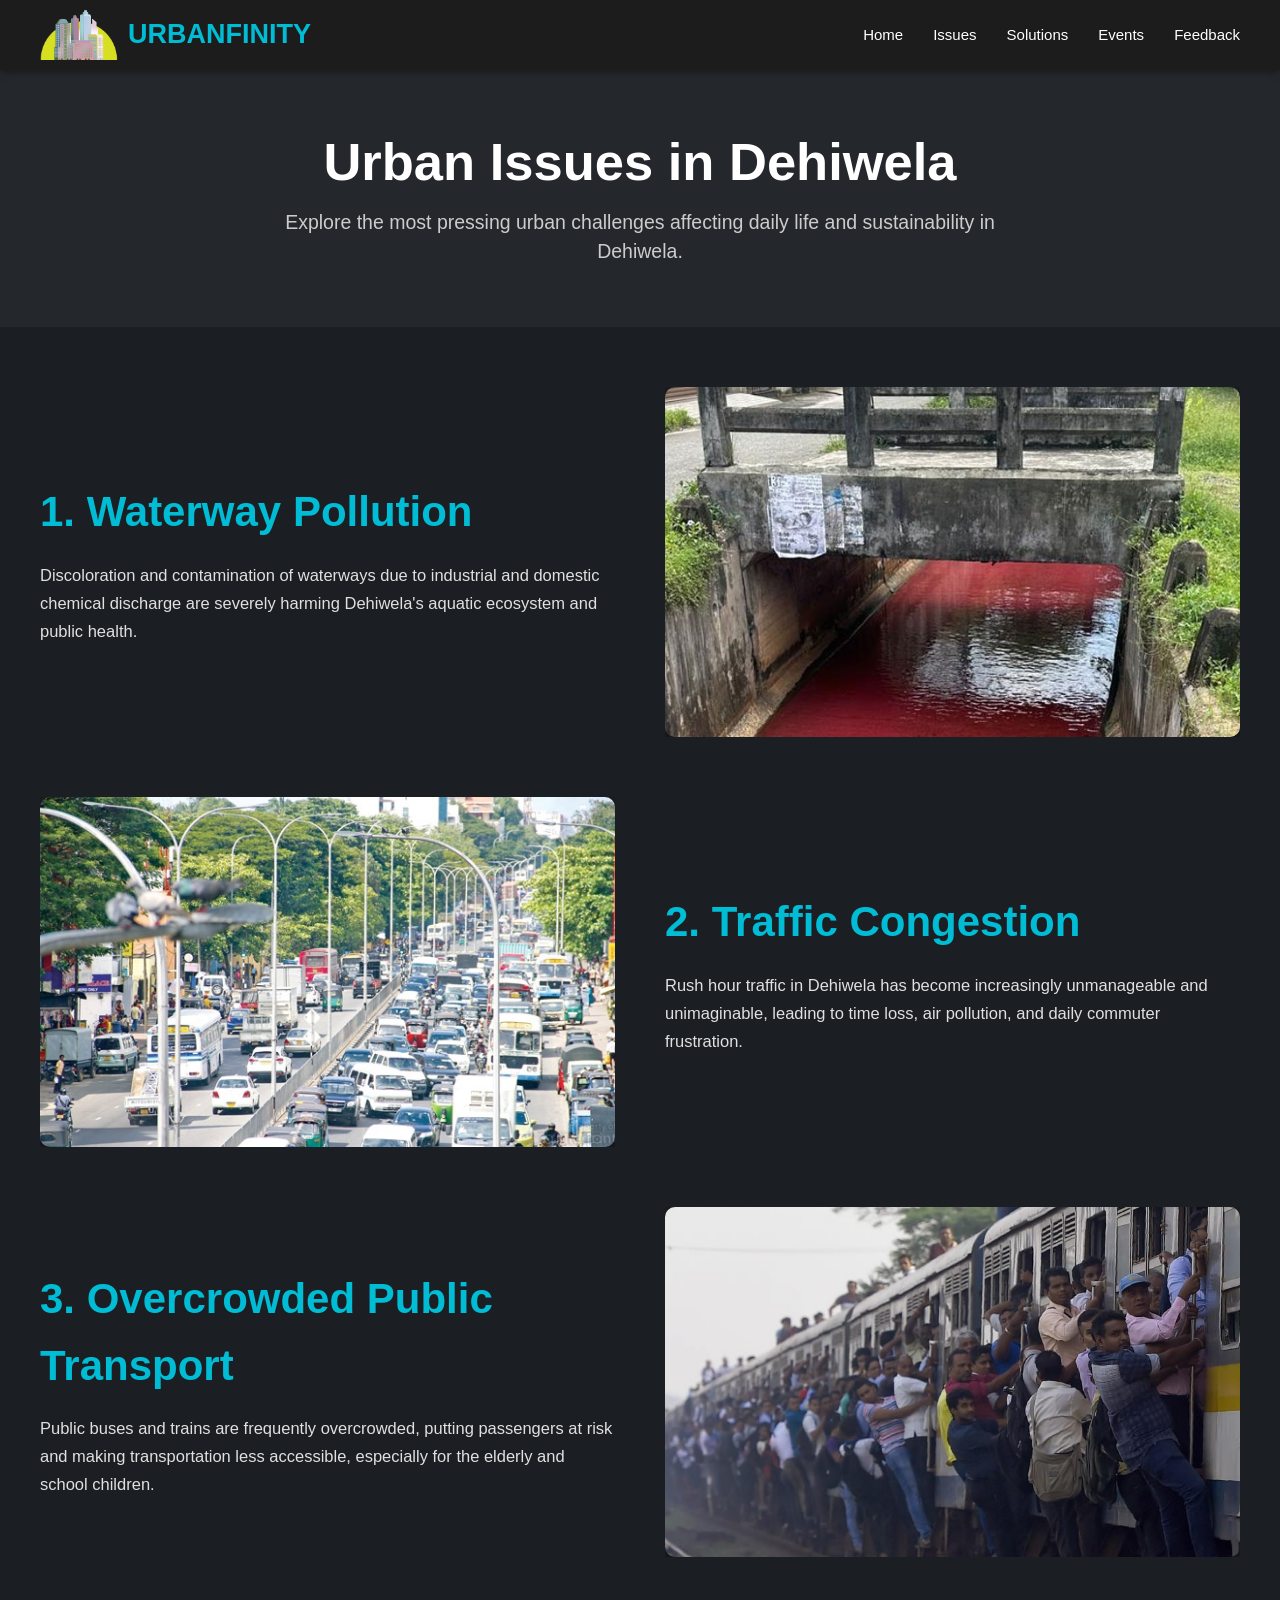
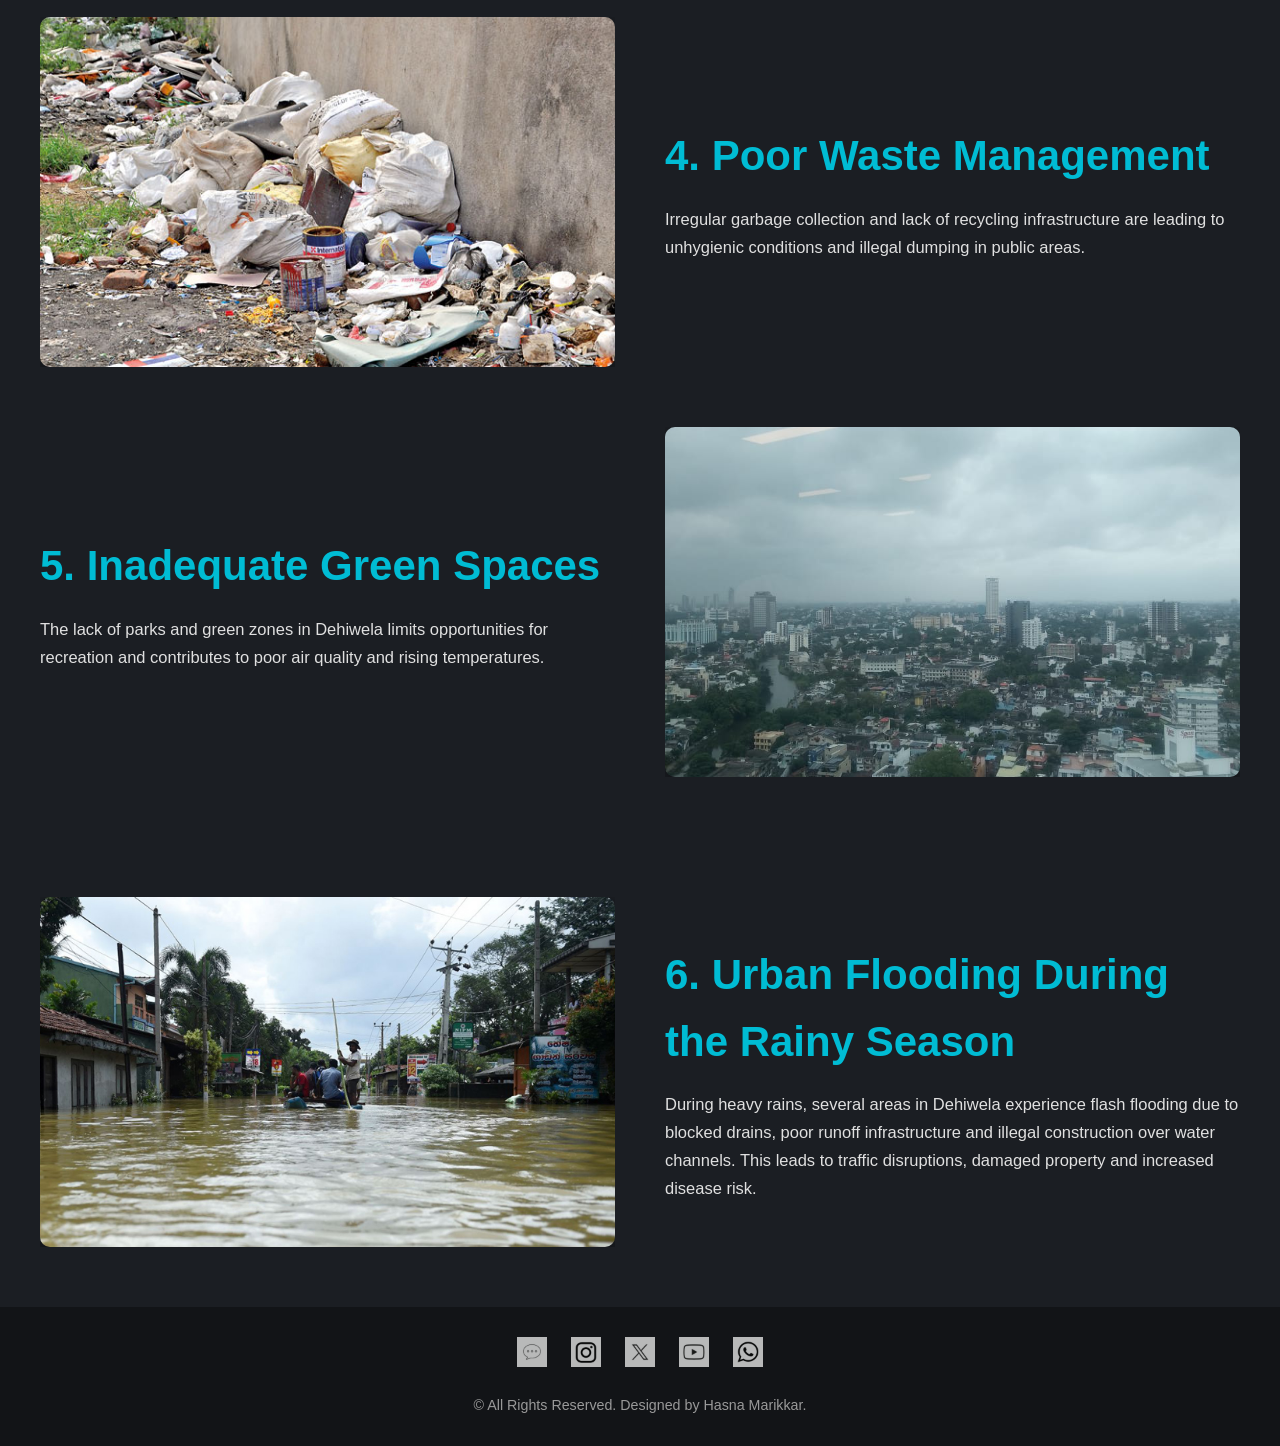
<file: Urbanfinity/issues.html>
<!DOCTYPE html>
<html lang="en">
<head>
    <meta charset="UTF-8">
    <meta name="viewport" content="width=device-width, initial-scale=1.0">
    <title>Urbanfinity | Urban Issues</title>
    <link rel="stylesheet" href="style.css">
</head>
<body class="dark mode">
    <header class="header">
        <div class="header-container">
            <div class="logo-container">
                <a href="index.html" class="logo-link">
                    <img src="Urbanfinity Logo.png" alt="Urbanfinity Logo" class="logo-img">
                    <span class="logo-text">URBANFINITY</span>
                </a>
            </div>
            <nav class="navbar">
                <ul>
                    <li><a href="index.html">Home</a></li>
                    <li><a href="issues.html">Issues</a></li>
                    <li><a href="solutions.html">Solutions</a></li>
                    <li><a href="events.html">Events</a></li>
                    <li><a href="feedback.html">Feedback</a></li>
                </ul>
            </nav>
        </div>
    </header>

    <section class="hero">
        <h1>Urban Issues in Dehiwela</h1>
        <p>Explore the most pressing urban challenges affecting daily life and sustainability in Dehiwela.</p>
    </section>

    <section class="highlights">
        <div class="highlight">
            <div class="text">
                <h2>1. Waterway Pollution</h2>
                <p>Discoloration and contamination of waterways due to industrial and domestic chemical discharge are severely harming Dehiwela's aquatic ecosystem and public health.</p>
            </div>
            <div class="image">
                <img src="issue1.jpg" alt="Polluted waterway">
            </div>
        </div>

        <div class="highlight">
            <div class="text">
                <h2>2. Traffic Congestion</h2>
                <p>Rush hour traffic in Dehiwela has become increasingly unmanageable and unimaginable, leading to time loss, air pollution, and daily commuter frustration.</p>
            </div>
            <div class="image">
                <img src="issue2.jpg" alt="Traffic jam in city">
            </div>
        </div>

        <div class="highlight">
            <div class="text">
                <h2>3. Overcrowded Public Transport</h2>
                <p>Public buses and trains are frequently overcrowded, putting passengers at risk and making transportation less accessible, especially for the elderly and school children.</p>
            </div>
            <div class="image">
                <img src="issue3.jpg" alt="Crowded bus">
            </div>
        </div>

        <div class="highlight">
            <div class="text">
                <h2>4. Poor Waste Management</h2>
                <p>Irregular garbage collection and lack of recycling infrastructure are leading to unhygienic conditions and illegal dumping in public areas.</p>
            </div>
            <div class="image">
                <img src="issue4.jpg" alt="Garbage pile on road">
            </div>
        </div>

        <div class="highlight">
            <div class="text">
                <h2>5. Inadequate Green Spaces</h2>
                <p>The lack of parks and green zones in Dehiwela limits opportunities for recreation and contributes to poor air quality and rising temperatures.</p>
            </div>
            <div class="image">
                <img src="issue5.jpeg" alt="Lack of parks">
            </div>
        </div>
    </section>

    <div class="highlight">
            <div class="text">
                <h2>6. Urban Flooding During the Rainy Season</h2>
                <p>During heavy rains, several areas in Dehiwela experience flash flooding due to blocked drains, poor runoff infrastructure and illegal construction over water channels. This leads to traffic disruptions, damaged property and increased disease risk.</p>
            </div>
            <div class="image">
                <img src="issue6.jpg" alt="Lack of parks">
            </div>
        </div>
    </section>


    <footer>
        <div class="social-icons">
            <img src="MESSAGE.png" alt="Message" class="social-icon">
            <img src="INSTAGRAM.png" alt="Instagram" class="social-icon">
            <img src="X.png" alt="X" class="social-icon">
            <img src="YOUTUBE.png" alt="YouTube" class="social-icon">
            <img src="WHATSAPP.png" alt="WhatsApp" class="social-icon">
        </div>
        <p>© All Rights Reserved. Designed by Hasna Marikkar.</p>
    </footer>
</body>
</html>
</file>
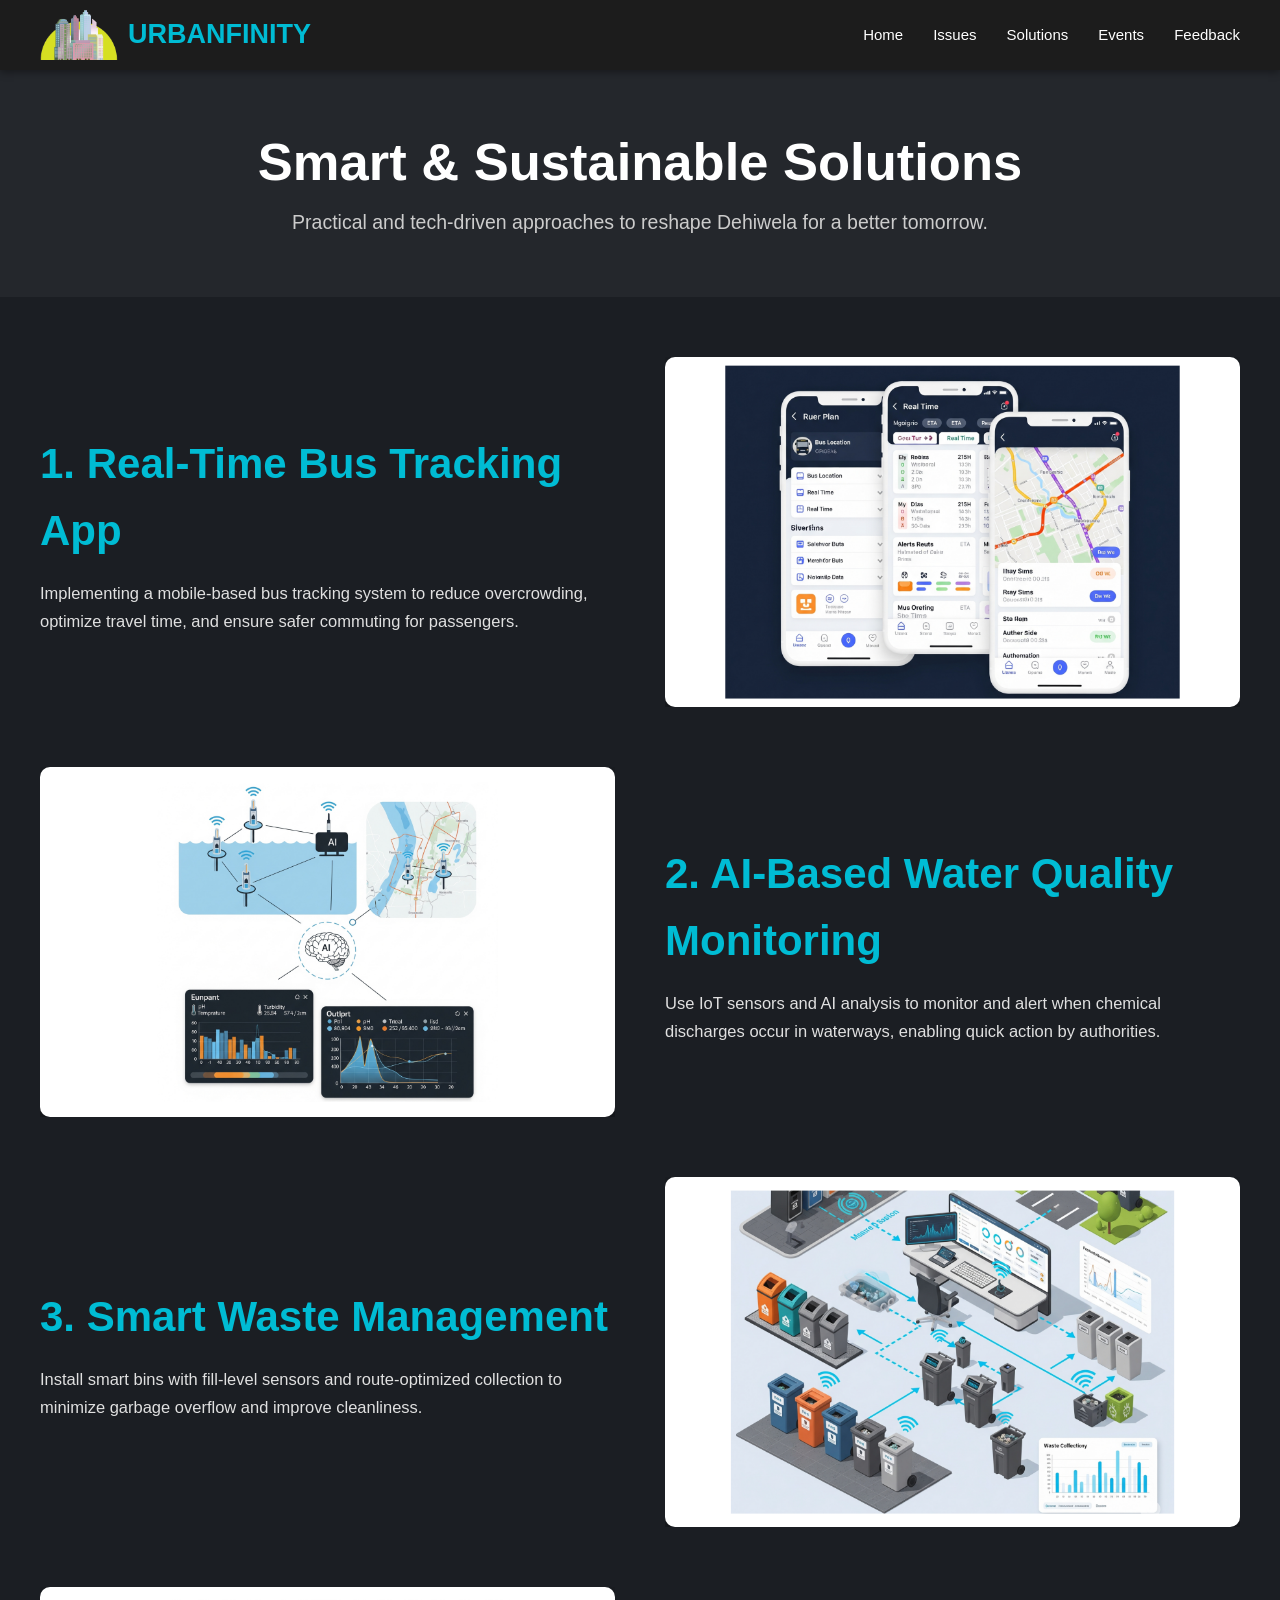
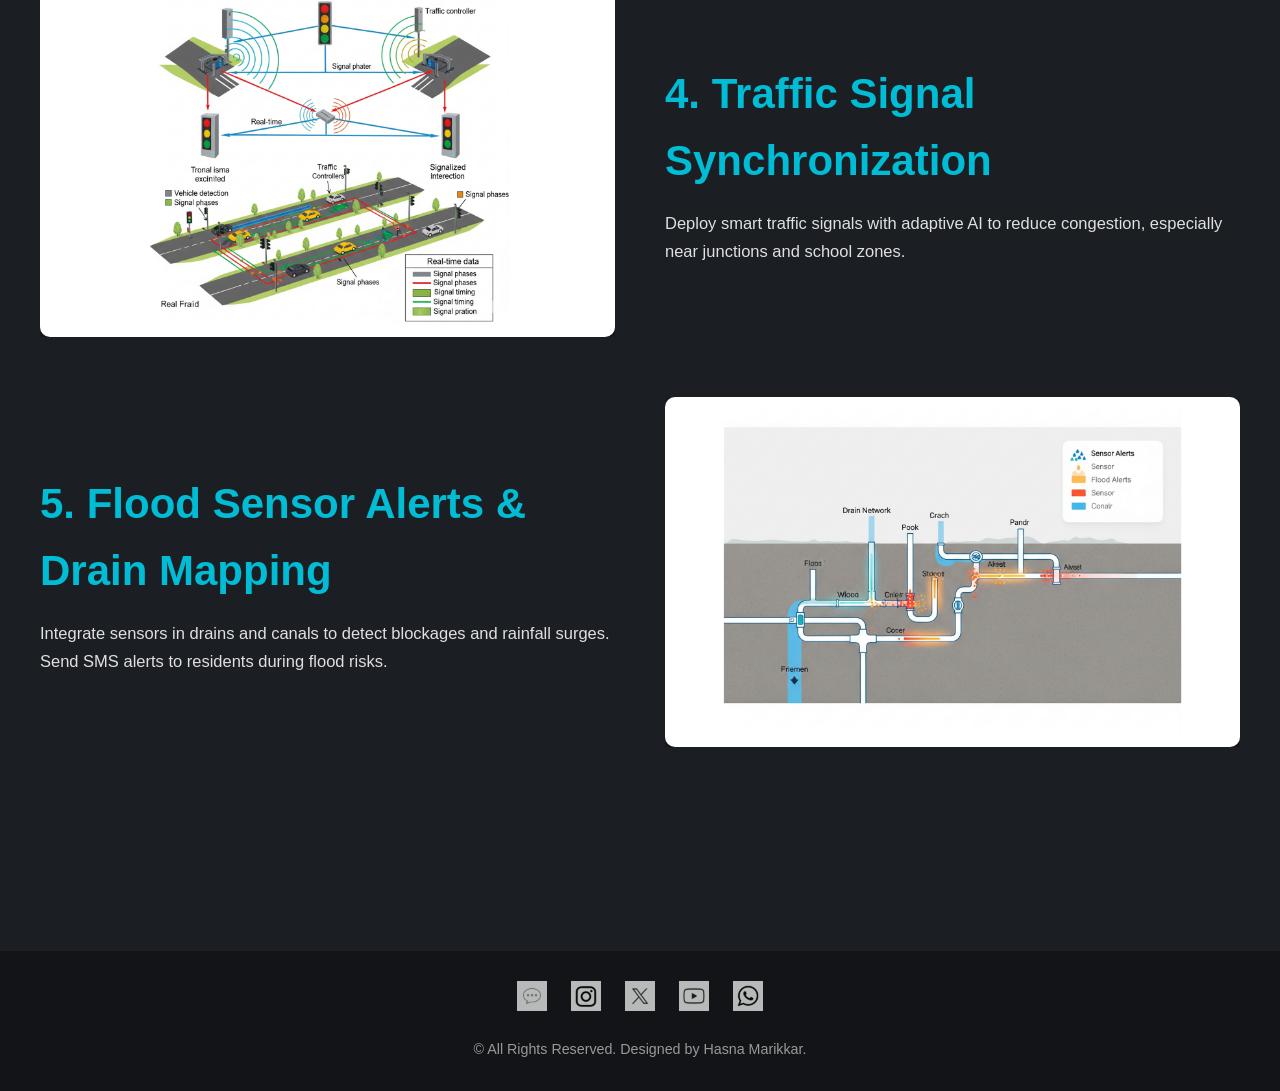
<file: Urbanfinity/solutions.html>
<!DOCTYPE html>
<html lang="en">
<head>
    <meta charset="UTF-8">
    <meta name="viewport" content="width=device-width, initial-scale=1.0">
    <title>Urbanfinity | Solutions</title>
    <link rel="stylesheet" href="style.css">
</head>
<body>
    <header class="header">
        <div class="header-container">
            <div class="logo-container">
                <a href="index.html" class="logo-link">
                    <img src="Urbanfinity Logo.png" alt="Urbanfinity Logo" class="logo-img">
                    <span class="logo-text">URBANFINITY</span>
                </a>
            </div>
            <nav class="navbar">
                <ul>
                    <li><a href="index.html">Home</a></li>
                    <li><a href="issues.html">Issues</a></li>
                    <li><a href="solutions.html">Solutions</a></li>
                    <li><a href="events.html">Events</a></li>
                    <li><a href="feedback.html">Feedback</a></li>
                </ul>
            </nav>
        </div>
    </header>

    <section class="hero">
        <h1>Smart & Sustainable Solutions</h1>
        <p>Practical and tech-driven approaches to reshape Dehiwela for a better tomorrow.</p>
    </section>

    <section class="highlights">
        <div class="highlight">
            <div class="text">
                <h2>1. Real-Time Bus Tracking App</h2>
                <p>Implementing a mobile-based bus tracking system to reduce overcrowding, optimize travel time, and ensure safer commuting for passengers.</p>
            </div>
            <div class="image">
                <img src="bus-solution.png" alt="Bus tracking app">
            </div>
        </div>

        <div class="highlight">
            <div class="text">
                <h2>2. AI-Based Water Quality Monitoring</h2>
                <p>Use IoT sensors and AI analysis to monitor and alert when chemical discharges occur in waterways, enabling quick action by authorities.</p>
            </div>
            <div class="image">
                <img src="water-quality.png" alt="Water quality monitoring system">
            </div>
        </div>

        <div class="highlight">
            <div class="text">
                <h2>3. Smart Waste Management</h2>
                <p>Install smart bins with fill-level sensors and route-optimized collection to minimize garbage overflow and improve cleanliness.</p>
            </div>
            <div class="image">
                <img src="smart-waste.png" alt="Smart bin technology">
            </div>
        </div>

        <div class="highlight">
            <div class="text">
                <h2>4. Traffic Signal Synchronization</h2>
                <p>Deploy smart traffic signals with adaptive AI to reduce congestion, especially near junctions and school zones.</p>
            </div>
            <div class="image">
                <img src="smart-traffic.png" alt="Adaptive traffic light system">
            </div>
        </div>

        <div class="highlight">
            <div class="text">
                <h2>5. Flood Sensor Alerts & Drain Mapping</h2>
                <p>Integrate sensors in drains and canals to detect blockages and rainfall surges. Send SMS alerts to residents during flood risks.</p>
            </div>
            <div class="image">
                <img src="flood-sensors.png" alt="Urban flooding prevention system">
            </div>
        </div>
    </section>
<br>
    <footer>
        <div class="social-icons">
            <img src="MESSAGE.png" alt="Message" class="social-icon">
            <img src="INSTAGRAM.png" alt="Instagram" class="social-icon">
            <img src="X.png" alt="X" class="social-icon">
            <img src="YOUTUBE.png" alt="YouTube" class="social-icon">
            <img src="WHATSAPP.png" alt="WhatsApp" class="social-icon">
        </div>
        <p>© All Rights Reserved. Designed by Hasna Marikkar.</p>
    </footer>
</body>
</html>
</file>
<file: Urbanfinity/style.css>
* {
    margin: 0;
    padding: 0;
    box-sizing: border-box;
}

body {
    background-color: #1b1e23;
    color: #e0e0e0;
    font-family: 'Segoe UI', Tahoma, Geneva, Verdana, sans-serif;
    line-height: 1.6;
    font-size: 15px;
}

.header {
    background-color: #1c1c1c;
    padding: 10px 40px;
    width: 100%;
    position: relative;
    z-index: 10;
    box-shadow: 0 2px 8px rgba(0, 0, 0, 0.4);
}

.header-container {
    display: flex;
    justify-content: space-between;
    align-items: center;
    max-width: 1200px;
    margin: 0 auto;
}

.logo-container .logo-link {
    display: flex;
    align-items: center;
    text-decoration: none;
    color: inherit;
}

.logo-img {
    height: 50px;
    width: auto;
    margin-right: 10px;
}

.logo-text {
    font-size: 1.8em;
    font-weight: bold;
    color: #00bcd4;
    white-space: nowrap;
}

.navbar ul {
    list-style: none;
    display: flex;
    gap: 30px;
    margin: 0;
    padding: 0;
}

.navbar ul li a {
    color: white;
    text-decoration: none;
    font-weight: 500;
    transition: color 0.3s ease;
}

.navbar ul li a:hover {
    color: #00bcd4;
}

.video-wrapper {
    position: relative;
    width: 100%;
    min-height: 550px;
    overflow: hidden;
}

.header-video {
    width: 100%;
    height: 100%;
    object-fit: cover;
    object-position: center;
    position: absolute;
    top: 0;
    left: 0;
    z-index: 1;
}

.hero {
    width: 100%;
    padding: 60px 40px;
    text-align: center;
    background-color: #24272c;
    color: #fff;
    margin-top: 0;
}

.hero h1 {
    font-size: 3.5em;
    margin-bottom: 15px;
    font-weight: bold;
    max-width: 90%;
    line-height: 1.2;
    margin-left: auto;
    margin-right: auto;
}

.hero p {
    font-size: 1.3em;
    color: #ccc;
    max-width: 800px;
    margin-left: auto;
    margin-right: auto;
    line-height: 1.5;
}

.highlights {
    padding: 60px 40px;
    background-color: #1b1e23;
}

.highlight {
    display: flex;
    align-items: center;
    justify-content: space-between;
    gap: 50px;
    margin-bottom: 60px;
    max-width: 1200px;
    margin-left: auto;
    margin-right: auto;
}

.highlight .image {
    flex: 1;
    min-width: 300px;
    height: 350px;
    overflow: hidden;
}

.highlight img {
    width: 100%;
    height: 100%;
    object-fit: cover;
    border-radius: 10px;
    box-shadow: 0 5px 15px rgba(0, 0, 0, 0.5);
}

.highlight:nth-child(even) {
    flex-direction: row-reverse;
}

.highlight .text {
    flex: 1;
    min-width: 300px;
}

.highlight h2 {
    font-size: 2.8em;
    margin-bottom: 15px;
    color: #00bcd4;
}

.highlight p {
    font-size: 1.1em;
    line-height: 1.7;
}

@media (max-width: 992px) {
    .hero h1 {
        font-size: 3em;
    }
    .hero p {
        font-size: 1.2em;
    }
    .highlight {
        gap: 30px;
    }
    .highlight h2 {
        font-size: 2.2em;
    }
    .highlight .image {
        min-width: 350px;
    }
}

@media (max-width: 768px) {
    .header {
        padding: 10px 20px;
    }
    .navbar ul {
        gap: 15px;
    }
    .hero {
        padding: 40px 20px;
    }
    .hero h1 {
        font-size: 2.5em;
    }
    .hero p {
        font-size: 1.1em;
    }
    .highlights {
        padding: 40px 20px;
    }
    .highlight {
        flex-direction: column;
        text-align: center;
        gap: 30px;
    }
    .highlight:nth-child(even) {
        flex-direction: column;
    }
    .highlight .text,
    .highlight .image {
        min-width: unset;
        width: 100%;
    }
    .highlight .image {
        height: 250px;
    }
}

@media (max-width: 480px) {
    .header {
        padding: 10px 15px;
    }
    .logo-img {
        height: 40px;
    }
    .logo-text {
        font-size: 1.5em;
    }
    .navbar ul {
        gap: 10px;
        font-size: 0.9em;
    }
    .hero h1 {
        font-size: 1.8em;
    }
    .hero p {
        font-size: 0.9em;
    }
    .video-wrapper {
        min-height: 300px;
    }
    .highlights {
        padding: 30px 15px;
    }
    .highlight h2 {
        font-size: 1.8em;
    }
    .highlight p {
        font-size: 1em;
    }
    .social-icons img {
        width: 25px;
        margin: 0 8px;
    }
}

footer {
    background-color: #121417;
    text-align: center;
    padding: 30px;
    margin-top: 60px;
    color: #aaa;
    width: 100%;
}

.social-icons {
    margin-bottom: 20px;
}

.social-icons img {
    width: 30px;
    height: auto;
    margin: 0 10px;
    opacity: 0.7;
    transition: opacity 0.3s ease;
}

.social-icons img:hover {
    opacity: 1;
}

footer p {
    font-size: 0.95em;
    color: #999;
}

.feedback-form input,
.feedback-form select,
.feedback-form textarea {
  width: 100%;
  padding: 12px;
  margin-bottom: 15px;
  background-color: #2c2f36;
  border: 1px solid #444;
  border-radius: 5px;
  color: #e0e0e0;
  font-size: 1em;
}

.feedback-form textarea {
  resize: vertical;
  min-height: 100px;
  padding: 20px;
}

.feedback-form button,
button {
  background-color: #00bcd4;
  color: white;
  border: none;
  padding: 12px 20px;
  border-radius: 5px;
  font-size: 1em;
  cursor: pointer;
  transition: background-color 0.3s ease;
}

.feedback-form button:hover,
button:hover {
  background-color: #0097a7;
}

.comment {
  background-color: #2a2d33;
  padding: 15px 20px;
  border-radius: 6px;
  margin-bottom: 15px;
  border-left: 4px solid #00bcd4;
}

.comment h4 {
  margin-bottom: 5px;
  font-size: 1.1em;
  color: #00bcd4;
}

.comment p {
  font-size: 0.95em;
  color: #ccc;
}

.input-button-group {
  display: flex;
  align-items: stretch;
  gap: 10px;
  margin-bottom: 15px;
}

.input-button-group input {
  flex-grow: 1;
  width: auto;
}

.input-button-group button {
  flex-shrink: 0;
  height: auto;
  padding: 12px 20px;
}
</file>
